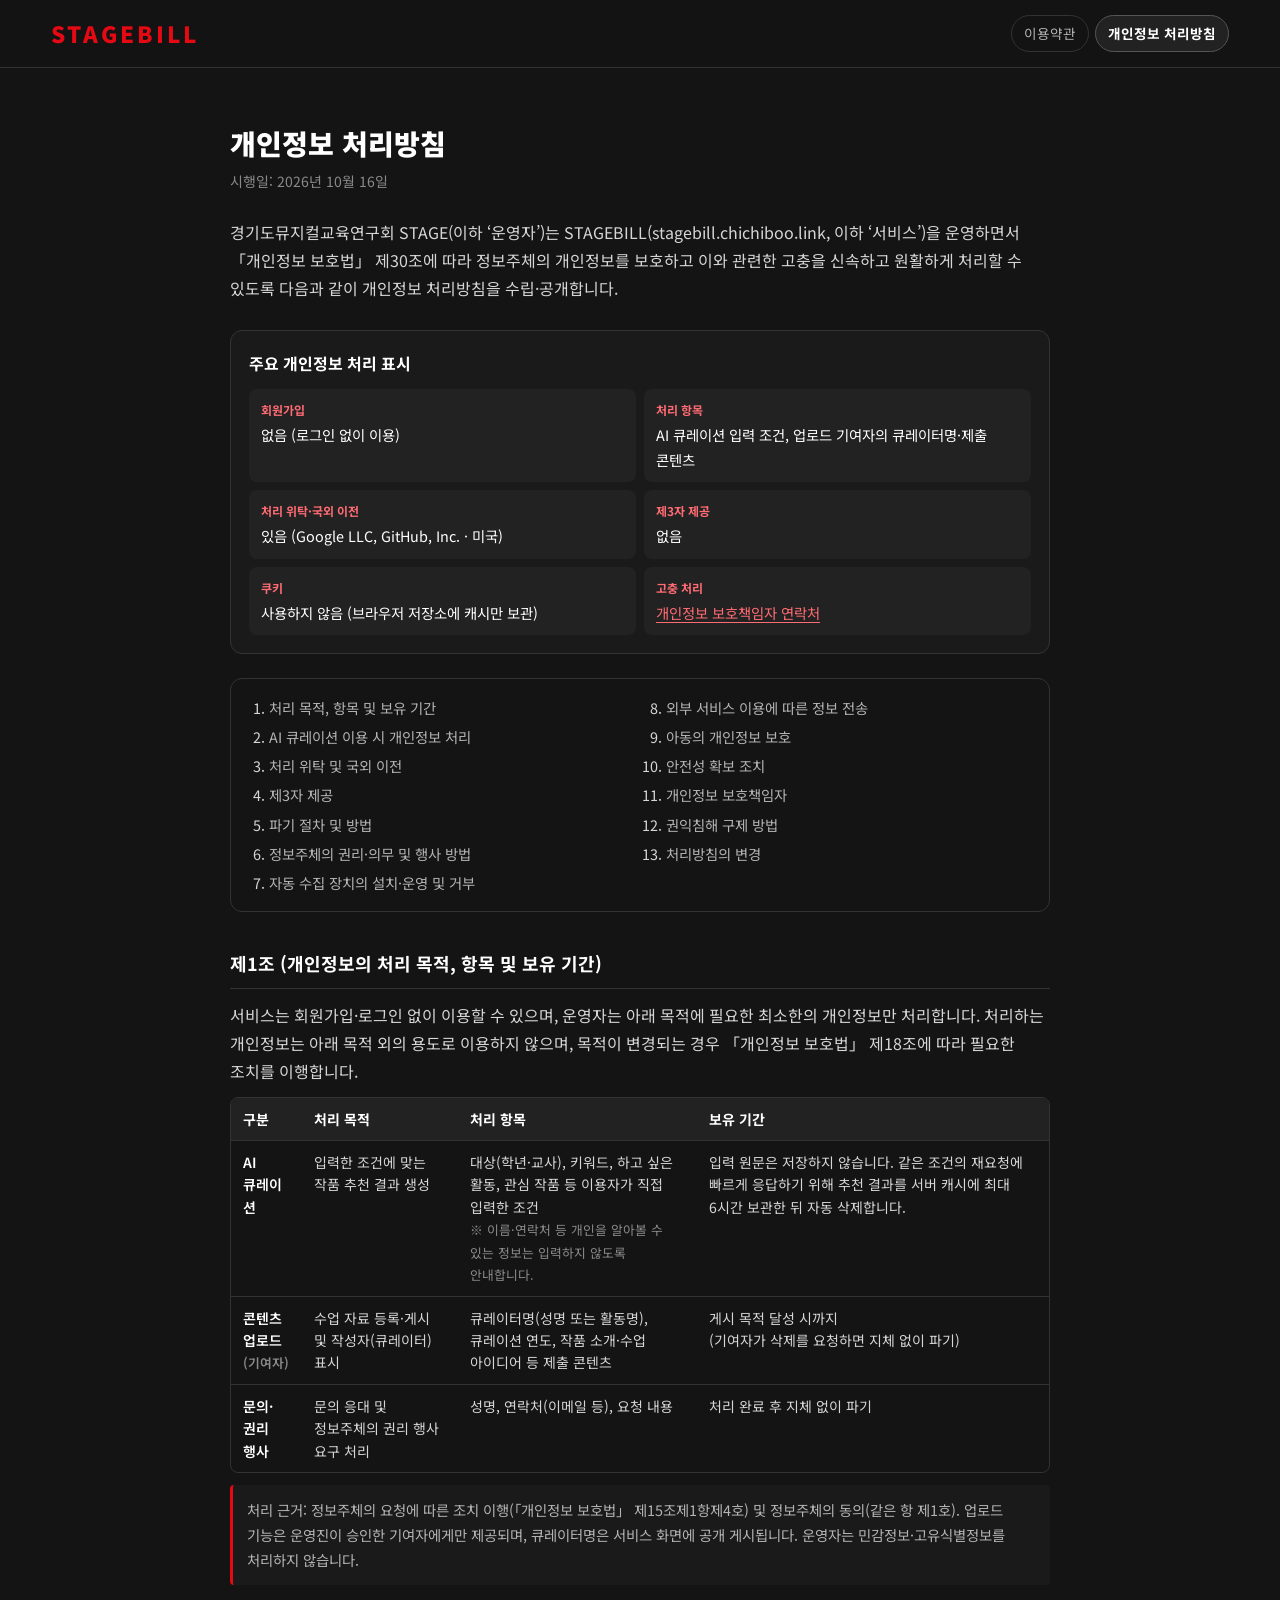
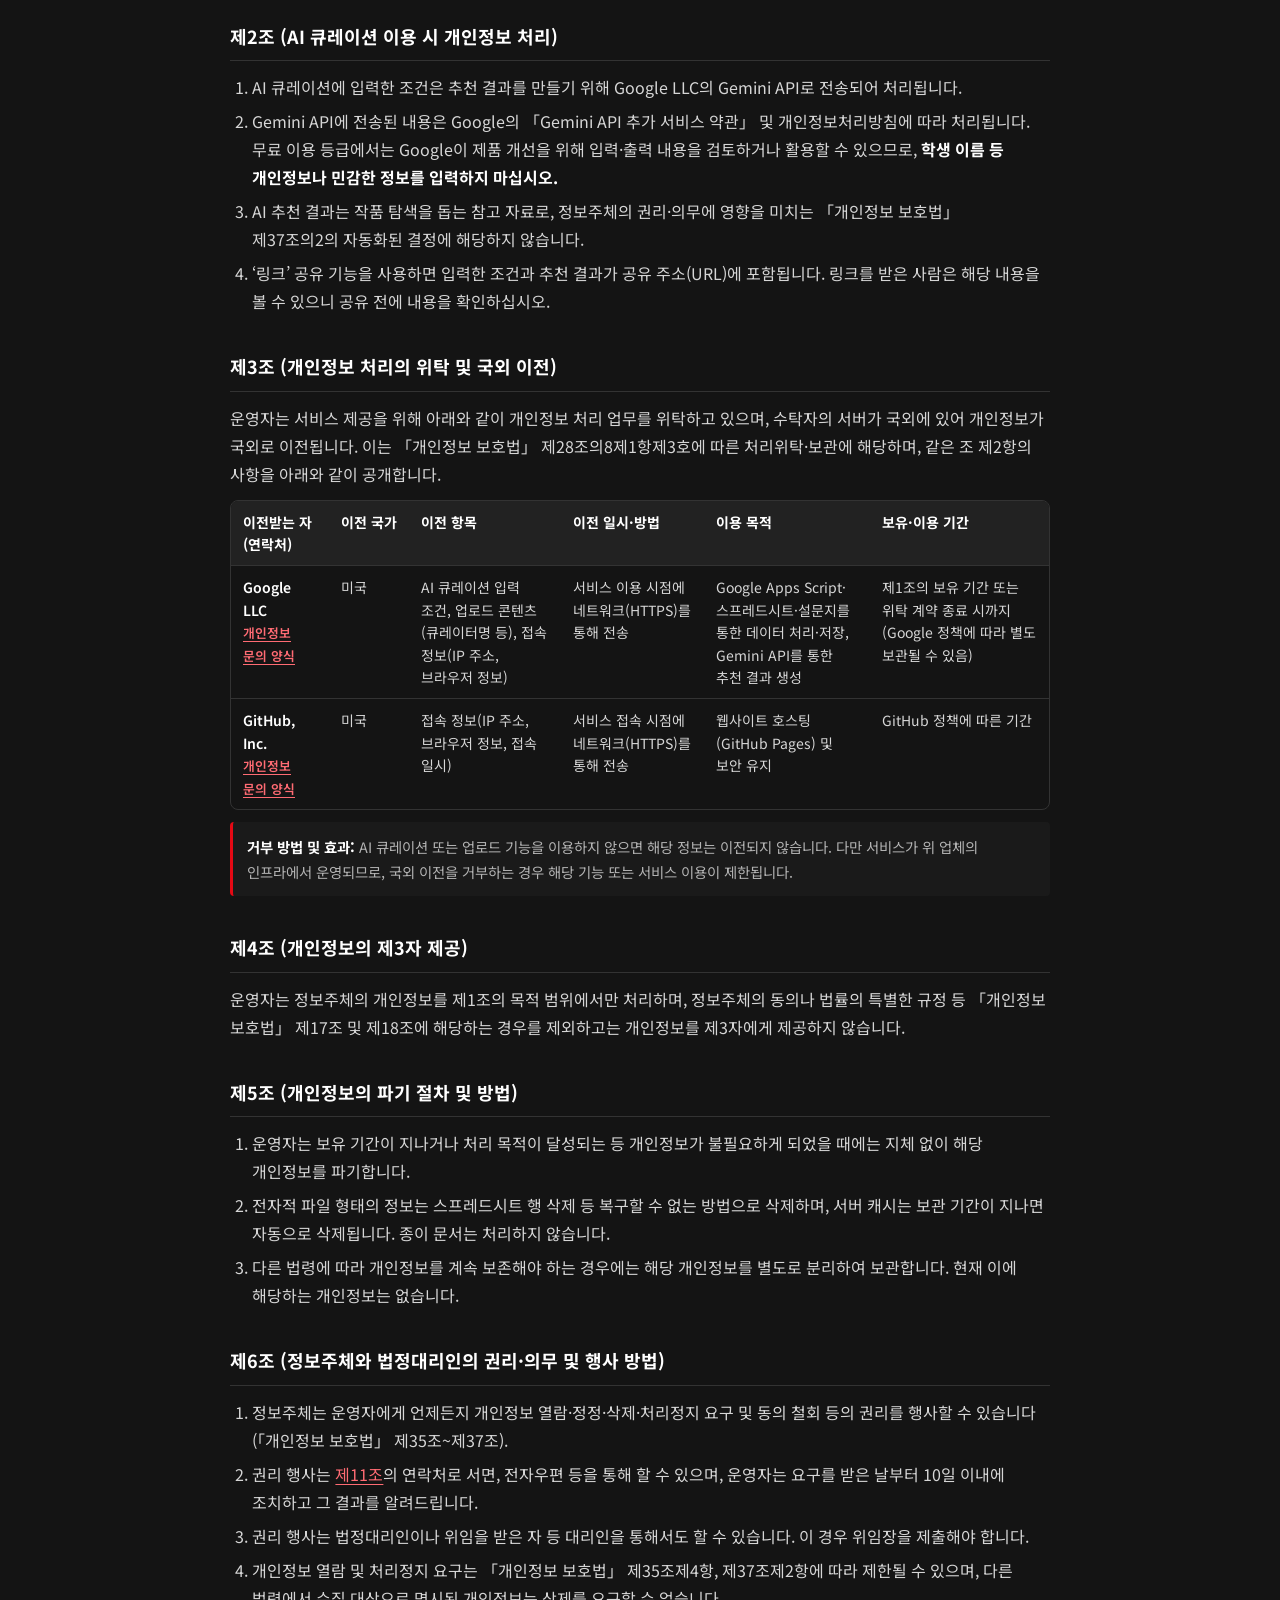
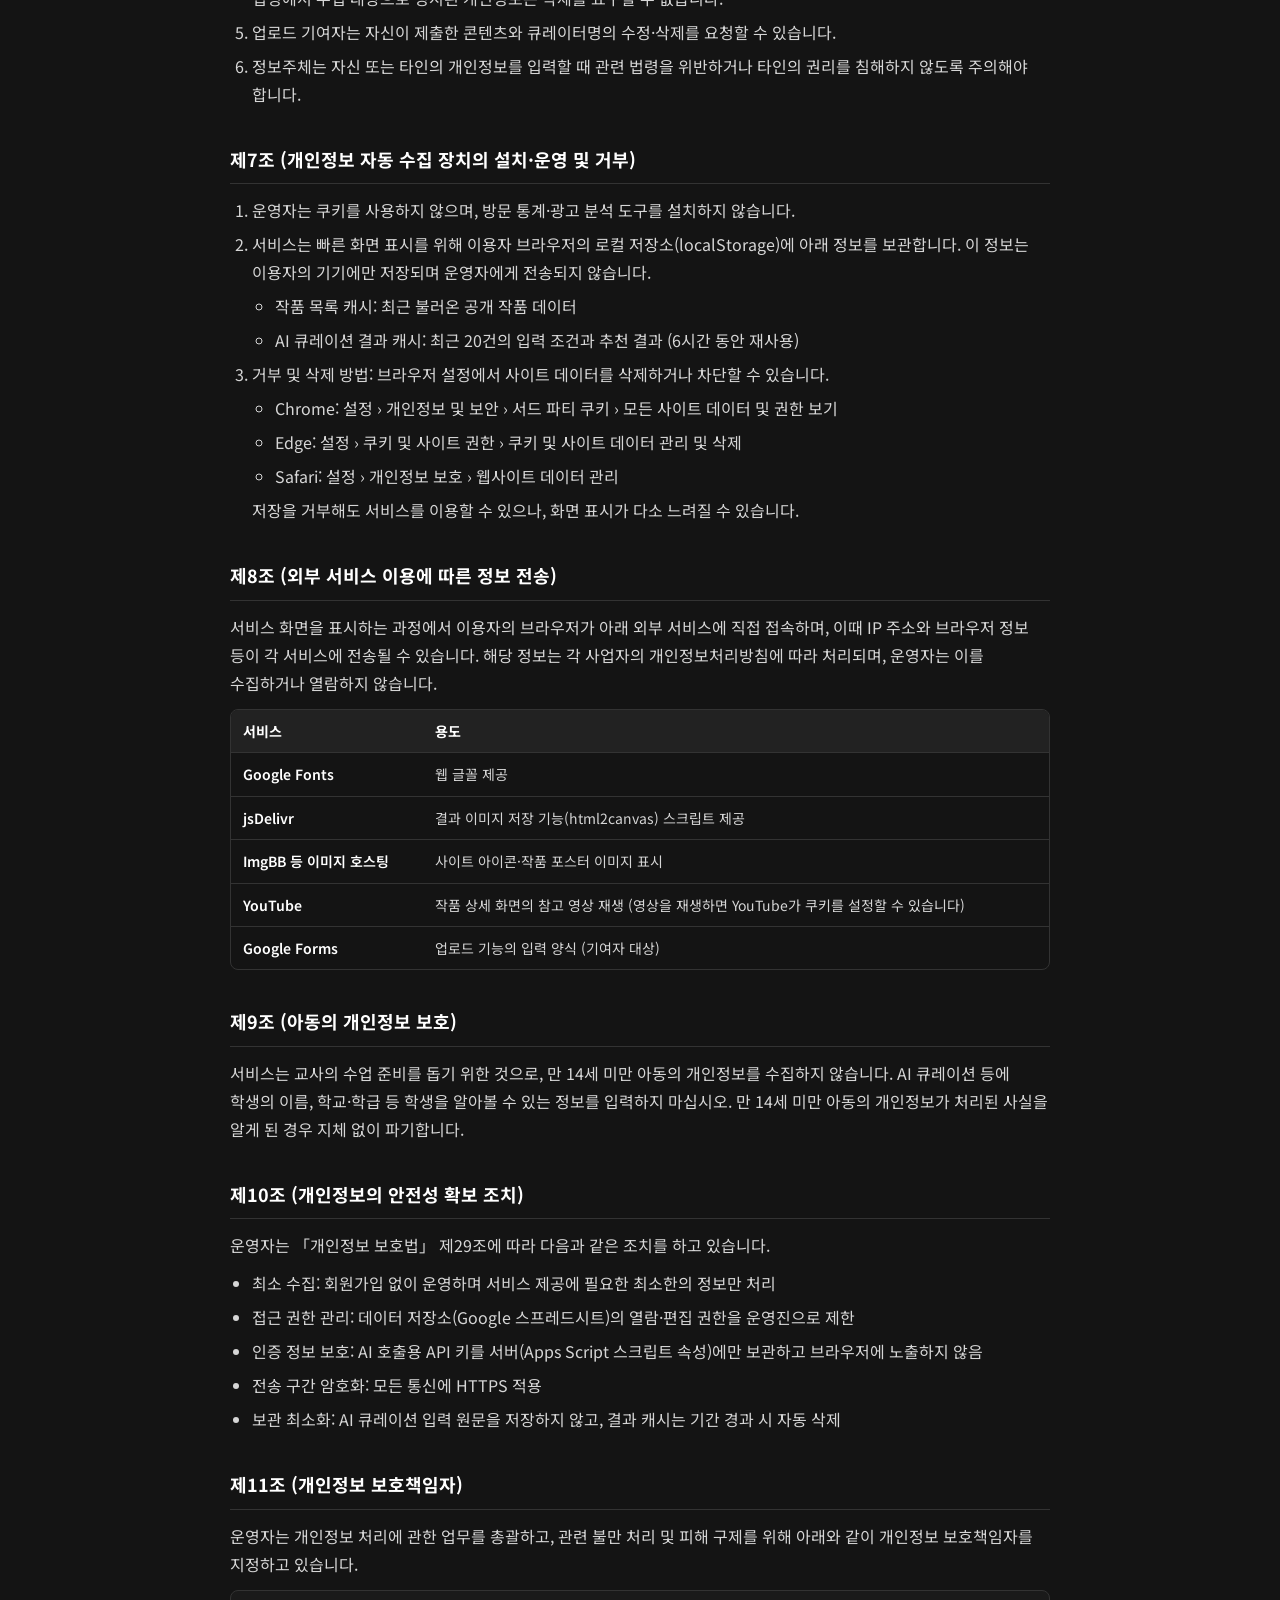
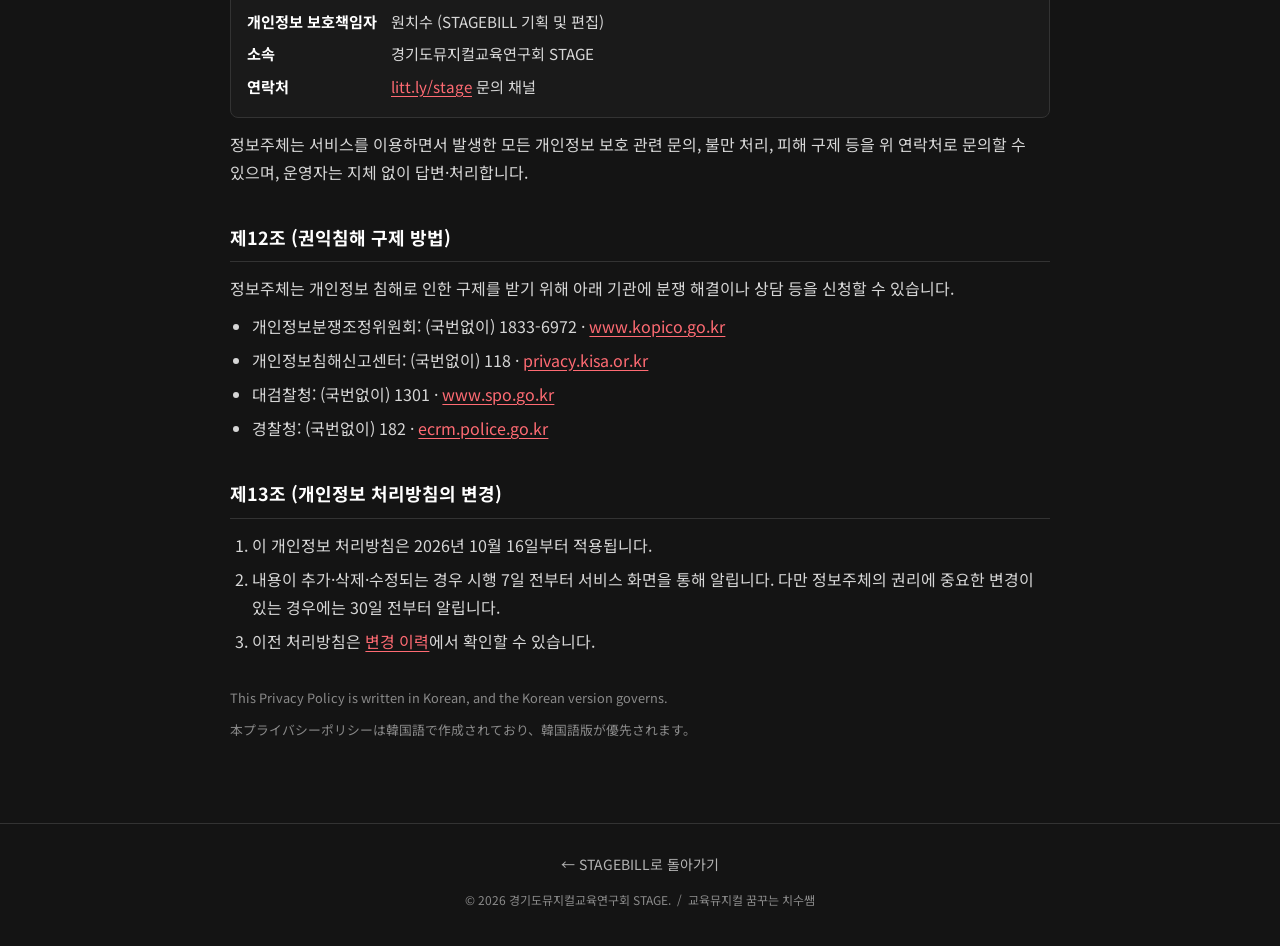
<file: privacy.html>
<!DOCTYPE html>
<html lang="ko">
<head>
  <meta charset="UTF-8">
  <meta name="viewport" content="width=device-width, initial-scale=1.0">
  <title>개인정보 처리방침 · STAGEBILL</title>
  <meta name="description" content="STAGEBILL 개인정보 처리방침">
  <link rel="icon" type="image/png" href="https://i.ibb.co/gbw2v9vf/image.png">
  <link rel="preconnect" href="https://fonts.googleapis.com">
  <link rel="preconnect" href="https://fonts.gstatic.com" crossorigin>
  <link href="https://fonts.googleapis.com/css2?family=Noto+Sans+KR:wght@400;500;700;900&display=swap" rel="stylesheet">
  <link rel="stylesheet" href="css/legal.css?v=20261016">
</head>
<body>
  <header class="legal-topbar">
    <a class="legal-logo" href="./">STAGEBILL</a>
    <nav class="legal-switch" aria-label="약관 및 정책">
      <a href="terms.html">이용약관</a>
      <a href="privacy.html" aria-current="page"><strong>개인정보 처리방침</strong></a>
    </nav>
  </header>

  <main class="legal-main">
    <article class="legal-doc">
      <h1>개인정보 처리방침</h1>
      <p class="legal-meta">시행일: 2026년 10월 16일</p>

      <p class="legal-lead">
        경기도뮤지컬교육연구회 STAGE(이하 ‘운영자’)는 STAGEBILL(stagebill.chichiboo.link, 이하 ‘서비스’)을 운영하면서
        「개인정보 보호법」 제30조에 따라 정보주체의 개인정보를 보호하고 이와 관련한 고충을 신속하고 원활하게 처리할 수 있도록
        다음과 같이 개인정보 처리방침을 수립·공개합니다.
      </p>

      <!-- 주요 개인정보 처리 표시 (라벨링) -->
      <section class="legal-labels" aria-labelledby="labels-title">
        <h2 id="labels-title" class="legal-labels-title">주요 개인정보 처리 표시</h2>
        <ul class="legal-label-grid">
          <li><span class="legal-label-key">회원가입</span><span class="legal-label-val">없음 (로그인 없이 이용)</span></li>
          <li><span class="legal-label-key">처리 항목</span><span class="legal-label-val">AI 큐레이션 입력 조건, 업로드 기여자의 큐레이터명·제출 콘텐츠</span></li>
          <li><span class="legal-label-key">처리 위탁·국외 이전</span><span class="legal-label-val">있음 (Google LLC, GitHub, Inc. · 미국)</span></li>
          <li><span class="legal-label-key">제3자 제공</span><span class="legal-label-val">없음</span></li>
          <li><span class="legal-label-key">쿠키</span><span class="legal-label-val">사용하지 않음 (브라우저 저장소에 캐시만 보관)</span></li>
          <li><span class="legal-label-key">고충 처리</span><span class="legal-label-val"><a href="#officer">개인정보 보호책임자 연락처</a></span></li>
        </ul>
      </section>

      <nav class="legal-toc" aria-label="목차">
        <ol>
          <li><a href="#purpose">처리 목적, 항목 및 보유 기간</a></li>
          <li><a href="#ai">AI 큐레이션 이용 시 개인정보 처리</a></li>
          <li><a href="#outsourcing">처리 위탁 및 국외 이전</a></li>
          <li><a href="#third-party">제3자 제공</a></li>
          <li><a href="#destruction">파기 절차 및 방법</a></li>
          <li><a href="#rights">정보주체의 권리·의무 및 행사 방법</a></li>
          <li><a href="#auto">자동 수집 장치의 설치·운영 및 거부</a></li>
          <li><a href="#external">외부 서비스 이용에 따른 정보 전송</a></li>
          <li><a href="#children">아동의 개인정보 보호</a></li>
          <li><a href="#security">안전성 확보 조치</a></li>
          <li><a href="#officer">개인정보 보호책임자</a></li>
          <li><a href="#remedy">권익침해 구제 방법</a></li>
          <li><a href="#changes">처리방침의 변경</a></li>
        </ol>
      </nav>

      <section id="purpose">
        <h2>제1조 (개인정보의 처리 목적, 항목 및 보유 기간)</h2>
        <p>
          서비스는 회원가입·로그인 없이 이용할 수 있으며, 운영자는 아래 목적에 필요한 최소한의 개인정보만 처리합니다.
          처리하는 개인정보는 아래 목적 외의 용도로 이용하지 않으며, 목적이 변경되는 경우 「개인정보 보호법」 제18조에 따라 필요한 조치를 이행합니다.
        </p>
        <div class="legal-table-wrap">
          <table>
            <thead>
              <tr><th scope="col">구분</th><th scope="col">처리 목적</th><th scope="col">처리 항목</th><th scope="col">보유 기간</th></tr>
            </thead>
            <tbody>
              <tr>
                <th scope="row">AI 큐레이션</th>
                <td>입력한 조건에 맞는 작품 추천 결과 생성</td>
                <td>대상(학년·교사), 키워드, 하고 싶은 활동, 관심 작품 등 이용자가 직접 입력한 조건<br><small>※ 이름·연락처 등 개인을 알아볼 수 있는 정보는 입력하지 않도록 안내합니다.</small></td>
                <td>입력 원문은 저장하지 않습니다. 같은 조건의 재요청에 빠르게 응답하기 위해 추천 결과를 서버 캐시에 최대 6시간 보관한 뒤 자동 삭제합니다.</td>
              </tr>
              <tr>
                <th scope="row">콘텐츠 업로드<br><small>(기여자)</small></th>
                <td>수업 자료 등록·게시 및 작성자(큐레이터) 표시</td>
                <td>큐레이터명(성명 또는 활동명), 큐레이션 연도, 작품 소개·수업 아이디어 등 제출 콘텐츠</td>
                <td>게시 목적 달성 시까지<br>(기여자가 삭제를 요청하면 지체 없이 파기)</td>
              </tr>
              <tr>
                <th scope="row">문의·권리 행사</th>
                <td>문의 응대 및 정보주체의 권리 행사 요구 처리</td>
                <td>성명, 연락처(이메일 등), 요청 내용</td>
                <td>처리 완료 후 지체 없이 파기</td>
              </tr>
            </tbody>
          </table>
        </div>
        <p class="legal-note">
          처리 근거: 정보주체의 요청에 따른 조치 이행(「개인정보 보호법」 제15조제1항제4호) 및 정보주체의 동의(같은 항 제1호).
          업로드 기능은 운영진이 승인한 기여자에게만 제공되며, 큐레이터명은 서비스 화면에 공개 게시됩니다.
          운영자는 민감정보·고유식별정보를 처리하지 않습니다.
        </p>
      </section>

      <section id="ai">
        <h2>제2조 (AI 큐레이션 이용 시 개인정보 처리)</h2>
        <ol>
          <li>AI 큐레이션에 입력한 조건은 추천 결과를 만들기 위해 Google LLC의 Gemini API로 전송되어 처리됩니다.</li>
          <li>Gemini API에 전송된 내용은 Google의 「Gemini API 추가 서비스 약관」 및 개인정보처리방침에 따라 처리됩니다. 무료 이용 등급에서는 Google이 제품 개선을 위해 입력·출력 내용을 검토하거나 활용할 수 있으므로, <strong>학생 이름 등 개인정보나 민감한 정보를 입력하지 마십시오.</strong></li>
          <li>AI 추천 결과는 작품 탐색을 돕는 참고 자료로, 정보주체의 권리·의무에 영향을 미치는 「개인정보 보호법」 제37조의2의 자동화된 결정에 해당하지 않습니다.</li>
          <li>‘링크’ 공유 기능을 사용하면 입력한 조건과 추천 결과가 공유 주소(URL)에 포함됩니다. 링크를 받은 사람은 해당 내용을 볼 수 있으니 공유 전에 내용을 확인하십시오.</li>
        </ol>
      </section>

      <section id="outsourcing">
        <h2>제3조 (개인정보 처리의 위탁 및 국외 이전)</h2>
        <p>
          운영자는 서비스 제공을 위해 아래와 같이 개인정보 처리 업무를 위탁하고 있으며, 수탁자의 서버가 국외에 있어 개인정보가 국외로 이전됩니다.
          이는 「개인정보 보호법」 제28조의8제1항제3호에 따른 처리위탁·보관에 해당하며, 같은 조 제2항의 사항을 아래와 같이 공개합니다.
        </p>
        <div class="legal-table-wrap">
          <table>
            <thead>
              <tr><th scope="col">이전받는 자<br>(연락처)</th><th scope="col">이전 국가</th><th scope="col">이전 항목</th><th scope="col">이전 일시·방법</th><th scope="col">이용 목적</th><th scope="col">보유·이용 기간</th></tr>
            </thead>
            <tbody>
              <tr>
                <th scope="row">Google LLC<br><small><a href="https://support.google.com/policies/contact/general_privacy_form" target="_blank" rel="noopener noreferrer">개인정보 문의 양식</a></small></th>
                <td>미국</td>
                <td>AI 큐레이션 입력 조건, 업로드 콘텐츠(큐레이터명 등), 접속 정보(IP 주소, 브라우저 정보)</td>
                <td>서비스 이용 시점에 네트워크(HTTPS)를 통해 전송</td>
                <td>Google Apps Script·스프레드시트·설문지를 통한 데이터 처리·저장, Gemini API를 통한 추천 결과 생성</td>
                <td>제1조의 보유 기간 또는 위탁 계약 종료 시까지 (Google 정책에 따라 별도 보관될 수 있음)</td>
              </tr>
              <tr>
                <th scope="row">GitHub, Inc.<br><small><a href="https://support.github.com/contact/privacy" target="_blank" rel="noopener noreferrer">개인정보 문의 양식</a></small></th>
                <td>미국</td>
                <td>접속 정보(IP 주소, 브라우저 정보, 접속 일시)</td>
                <td>서비스 접속 시점에 네트워크(HTTPS)를 통해 전송</td>
                <td>웹사이트 호스팅(GitHub Pages) 및 보안 유지</td>
                <td>GitHub 정책에 따른 기간</td>
              </tr>
            </tbody>
          </table>
        </div>
        <p class="legal-note">
          <strong>거부 방법 및 효과:</strong> AI 큐레이션 또는 업로드 기능을 이용하지 않으면 해당 정보는 이전되지 않습니다.
          다만 서비스가 위 업체의 인프라에서 운영되므로, 국외 이전을 거부하는 경우 해당 기능 또는 서비스 이용이 제한됩니다.
        </p>
      </section>

      <section id="third-party">
        <h2>제4조 (개인정보의 제3자 제공)</h2>
        <p>
          운영자는 정보주체의 개인정보를 제1조의 목적 범위에서만 처리하며, 정보주체의 동의나 법률의 특별한 규정 등
          「개인정보 보호법」 제17조 및 제18조에 해당하는 경우를 제외하고는 개인정보를 제3자에게 제공하지 않습니다.
        </p>
      </section>

      <section id="destruction">
        <h2>제5조 (개인정보의 파기 절차 및 방법)</h2>
        <ol>
          <li>운영자는 보유 기간이 지나거나 처리 목적이 달성되는 등 개인정보가 불필요하게 되었을 때에는 지체 없이 해당 개인정보를 파기합니다.</li>
          <li>전자적 파일 형태의 정보는 스프레드시트 행 삭제 등 복구할 수 없는 방법으로 삭제하며, 서버 캐시는 보관 기간이 지나면 자동으로 삭제됩니다. 종이 문서는 처리하지 않습니다.</li>
          <li>다른 법령에 따라 개인정보를 계속 보존해야 하는 경우에는 해당 개인정보를 별도로 분리하여 보관합니다. 현재 이에 해당하는 개인정보는 없습니다.</li>
        </ol>
      </section>

      <section id="rights">
        <h2>제6조 (정보주체와 법정대리인의 권리·의무 및 행사 방법)</h2>
        <ol>
          <li>정보주체는 운영자에게 언제든지 개인정보 열람·정정·삭제·처리정지 요구 및 동의 철회 등의 권리를 행사할 수 있습니다(「개인정보 보호법」 제35조~제37조).</li>
          <li>권리 행사는 <a href="#officer">제11조</a>의 연락처로 서면, 전자우편 등을 통해 할 수 있으며, 운영자는 요구를 받은 날부터 10일 이내에 조치하고 그 결과를 알려드립니다.</li>
          <li>권리 행사는 법정대리인이나 위임을 받은 자 등 대리인을 통해서도 할 수 있습니다. 이 경우 위임장을 제출해야 합니다.</li>
          <li>개인정보 열람 및 처리정지 요구는 「개인정보 보호법」 제35조제4항, 제37조제2항에 따라 제한될 수 있으며, 다른 법령에서 수집 대상으로 명시된 개인정보는 삭제를 요구할 수 없습니다.</li>
          <li>업로드 기여자는 자신이 제출한 콘텐츠와 큐레이터명의 수정·삭제를 요청할 수 있습니다.</li>
          <li>정보주체는 자신 또는 타인의 개인정보를 입력할 때 관련 법령을 위반하거나 타인의 권리를 침해하지 않도록 주의해야 합니다.</li>
        </ol>
      </section>

      <section id="auto">
        <h2>제7조 (개인정보 자동 수집 장치의 설치·운영 및 거부)</h2>
        <ol>
          <li>운영자는 쿠키를 사용하지 않으며, 방문 통계·광고 분석 도구를 설치하지 않습니다.</li>
          <li>서비스는 빠른 화면 표시를 위해 이용자 브라우저의 로컬 저장소(localStorage)에 아래 정보를 보관합니다. 이 정보는 이용자의 기기에만 저장되며 운영자에게 전송되지 않습니다.
            <ul>
              <li>작품 목록 캐시: 최근 불러온 공개 작품 데이터</li>
              <li>AI 큐레이션 결과 캐시: 최근 20건의 입력 조건과 추천 결과 (6시간 동안 재사용)</li>
            </ul>
          </li>
          <li>거부 및 삭제 방법: 브라우저 설정에서 사이트 데이터를 삭제하거나 차단할 수 있습니다.
            <ul>
              <li>Chrome: 설정 › 개인정보 및 보안 › 서드 파티 쿠키 › 모든 사이트 데이터 및 권한 보기</li>
              <li>Edge: 설정 › 쿠키 및 사이트 권한 › 쿠키 및 사이트 데이터 관리 및 삭제</li>
              <li>Safari: 설정 › 개인정보 보호 › 웹사이트 데이터 관리</li>
            </ul>
            저장을 거부해도 서비스를 이용할 수 있으나, 화면 표시가 다소 느려질 수 있습니다.
          </li>
        </ol>
      </section>

      <section id="external">
        <h2>제8조 (외부 서비스 이용에 따른 정보 전송)</h2>
        <p>
          서비스 화면을 표시하는 과정에서 이용자의 브라우저가 아래 외부 서비스에 직접 접속하며, 이때 IP 주소와 브라우저 정보 등이 각 서비스에 전송될 수 있습니다.
          해당 정보는 각 사업자의 개인정보처리방침에 따라 처리되며, 운영자는 이를 수집하거나 열람하지 않습니다.
        </p>
        <div class="legal-table-wrap">
          <table>
            <thead><tr><th scope="col">서비스</th><th scope="col">용도</th></tr></thead>
            <tbody>
              <tr><th scope="row">Google Fonts</th><td>웹 글꼴 제공</td></tr>
              <tr><th scope="row">jsDelivr</th><td>결과 이미지 저장 기능(html2canvas) 스크립트 제공</td></tr>
              <tr><th scope="row">ImgBB 등 이미지 호스팅</th><td>사이트 아이콘·작품 포스터 이미지 표시</td></tr>
              <tr><th scope="row">YouTube</th><td>작품 상세 화면의 참고 영상 재생 (영상을 재생하면 YouTube가 쿠키를 설정할 수 있습니다)</td></tr>
              <tr><th scope="row">Google Forms</th><td>업로드 기능의 입력 양식 (기여자 대상)</td></tr>
            </tbody>
          </table>
        </div>
      </section>

      <section id="children">
        <h2>제9조 (아동의 개인정보 보호)</h2>
        <p>
          서비스는 교사의 수업 준비를 돕기 위한 것으로, 만 14세 미만 아동의 개인정보를 수집하지 않습니다.
          AI 큐레이션 등에 학생의 이름, 학교·학급 등 학생을 알아볼 수 있는 정보를 입력하지 마십시오.
          만 14세 미만 아동의 개인정보가 처리된 사실을 알게 된 경우 지체 없이 파기합니다.
        </p>
      </section>

      <section id="security">
        <h2>제10조 (개인정보의 안전성 확보 조치)</h2>
        <p>운영자는 「개인정보 보호법」 제29조에 따라 다음과 같은 조치를 하고 있습니다.</p>
        <ul>
          <li>최소 수집: 회원가입 없이 운영하며 서비스 제공에 필요한 최소한의 정보만 처리</li>
          <li>접근 권한 관리: 데이터 저장소(Google 스프레드시트)의 열람·편집 권한을 운영진으로 제한</li>
          <li>인증 정보 보호: AI 호출용 API 키를 서버(Apps Script 스크립트 속성)에만 보관하고 브라우저에 노출하지 않음</li>
          <li>전송 구간 암호화: 모든 통신에 HTTPS 적용</li>
          <li>보관 최소화: AI 큐레이션 입력 원문을 저장하지 않고, 결과 캐시는 기간 경과 시 자동 삭제</li>
        </ul>
      </section>

      <section id="officer">
        <h2>제11조 (개인정보 보호책임자)</h2>
        <p>운영자는 개인정보 처리에 관한 업무를 총괄하고, 관련 불만 처리 및 피해 구제를 위해 아래와 같이 개인정보 보호책임자를 지정하고 있습니다.</p>
        <div class="legal-contact">
          <div><span class="legal-contact-key">개인정보 보호책임자</span><span>원치수 (STAGEBILL 기획 및 편집)</span></div>
          <div><span class="legal-contact-key">소속</span><span>경기도뮤지컬교육연구회 STAGE</span></div>
          <div><span class="legal-contact-key">연락처</span><span><a href="https://litt.ly/stage" target="_blank" rel="noopener noreferrer">litt.ly/stage</a> 문의 채널</span></div>
        </div>
        <p>정보주체는 서비스를 이용하면서 발생한 모든 개인정보 보호 관련 문의, 불만 처리, 피해 구제 등을 위 연락처로 문의할 수 있으며, 운영자는 지체 없이 답변·처리합니다.</p>
      </section>

      <section id="remedy">
        <h2>제12조 (권익침해 구제 방법)</h2>
        <p>정보주체는 개인정보 침해로 인한 구제를 받기 위해 아래 기관에 분쟁 해결이나 상담 등을 신청할 수 있습니다.</p>
        <ul>
          <li>개인정보분쟁조정위원회: (국번없이) 1833-6972 · <a href="https://www.kopico.go.kr" target="_blank" rel="noopener noreferrer">www.kopico.go.kr</a></li>
          <li>개인정보침해신고센터: (국번없이) 118 · <a href="https://privacy.kisa.or.kr" target="_blank" rel="noopener noreferrer">privacy.kisa.or.kr</a></li>
          <li>대검찰청: (국번없이) 1301 · <a href="https://www.spo.go.kr" target="_blank" rel="noopener noreferrer">www.spo.go.kr</a></li>
          <li>경찰청: (국번없이) 182 · <a href="https://ecrm.police.go.kr" target="_blank" rel="noopener noreferrer">ecrm.police.go.kr</a></li>
        </ul>
      </section>

      <section id="changes">
        <h2>제13조 (개인정보 처리방침의 변경)</h2>
        <ol>
          <li>이 개인정보 처리방침은 2026년 10월 16일부터 적용됩니다.</li>
          <li>내용이 추가·삭제·수정되는 경우 시행 7일 전부터 서비스 화면을 통해 알립니다. 다만 정보주체의 권리에 중요한 변경이 있는 경우에는 30일 전부터 알립니다.</li>
          <li>이전 처리방침은 <a href="https://github.com/chichiboo123/stagebillonline/commits/main/privacy.html" target="_blank" rel="noopener noreferrer">변경 이력</a>에서 확인할 수 있습니다.</li>
        </ol>
      </section>

      <p class="legal-lang-note" lang="en">This Privacy Policy is written in Korean, and the Korean version governs.</p>
      <p class="legal-lang-note" lang="ja">本プライバシーポリシーは韓国語で作成されており、韓国語版が優先されます。</p>
    </article>
  </main>

  <footer class="legal-footer">
    <a class="legal-back" href="./">← STAGEBILL로 돌아가기</a>
    <p>
      <a href="https://litt.ly/stage" target="_blank" rel="noopener noreferrer">&copy; 2026 경기도뮤지컬교육연구회 STAGE.</a>
      &nbsp;/&nbsp;
      <a href="https://litt.ly/chichiboo" target="_blank" rel="noopener noreferrer">교육뮤지컬 꿈꾸는 치수쌤</a>
    </p>
  </footer>
</body>
</html>
</file>
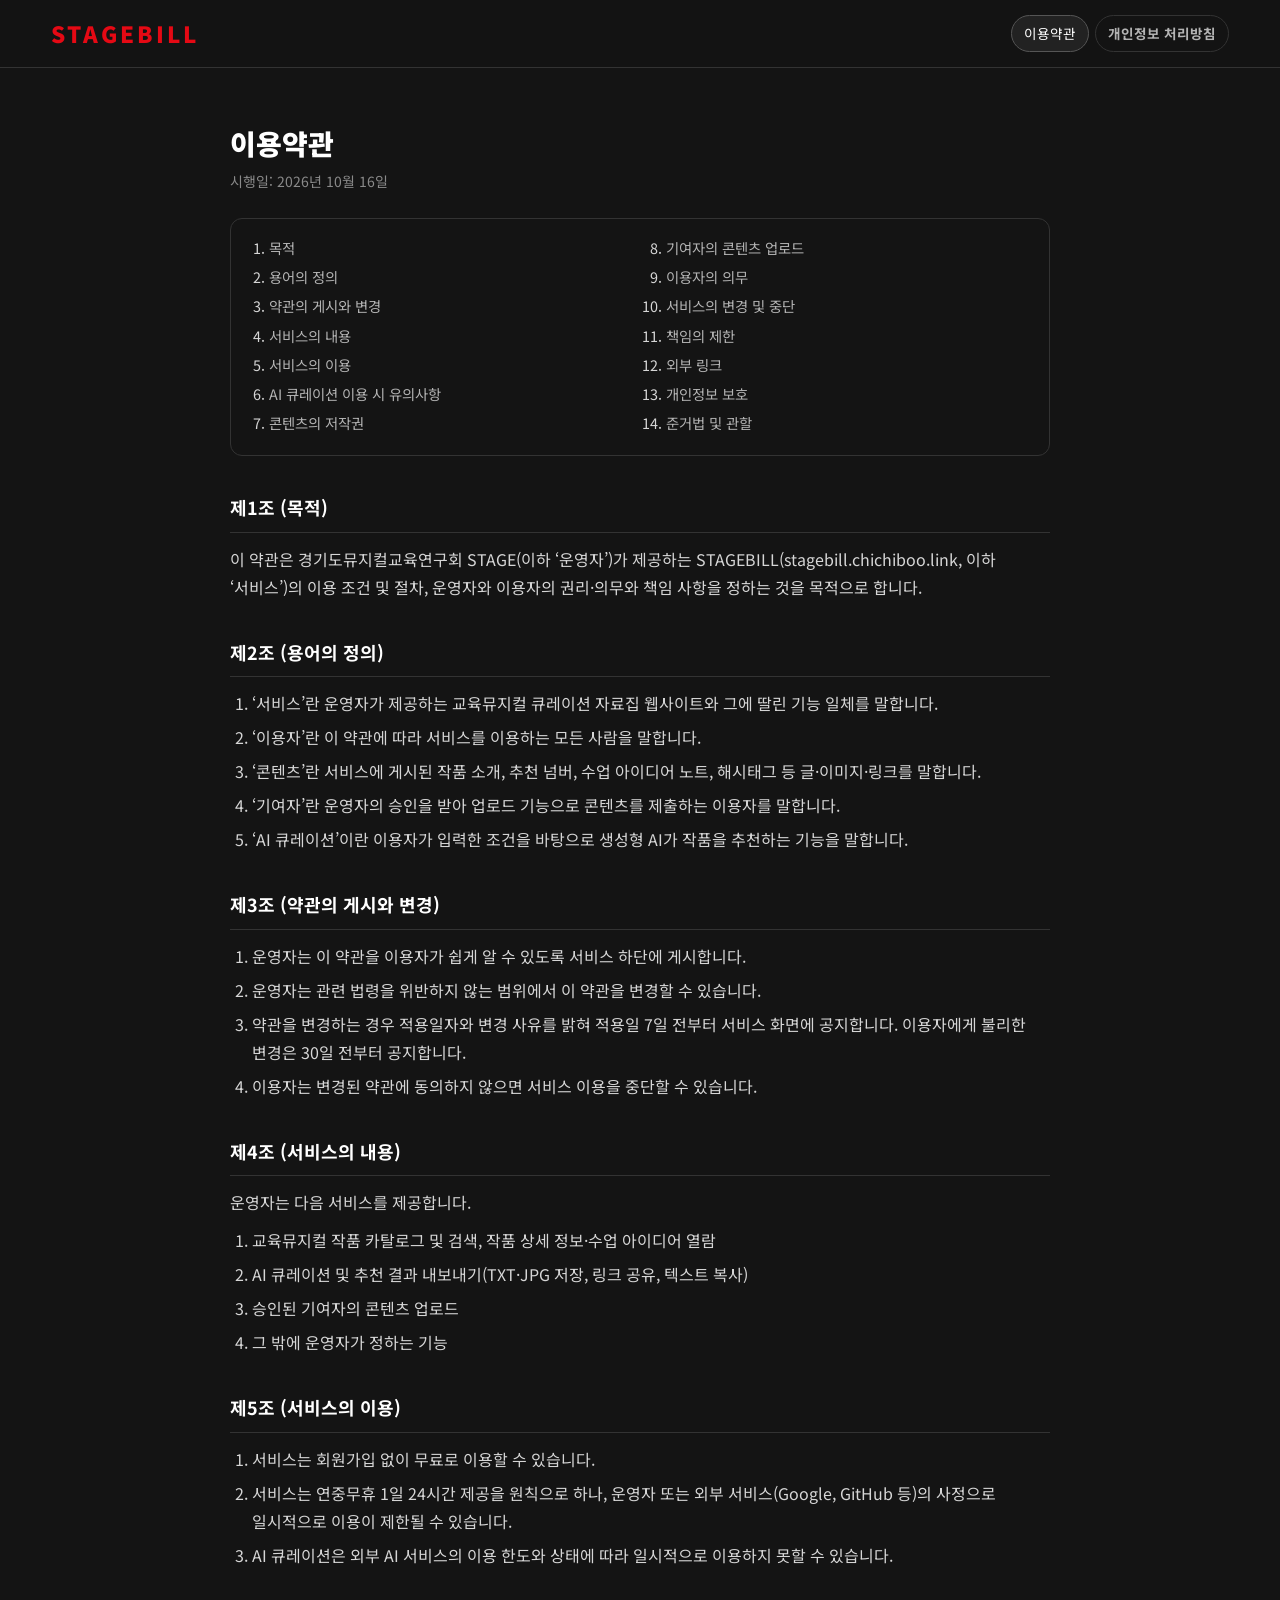
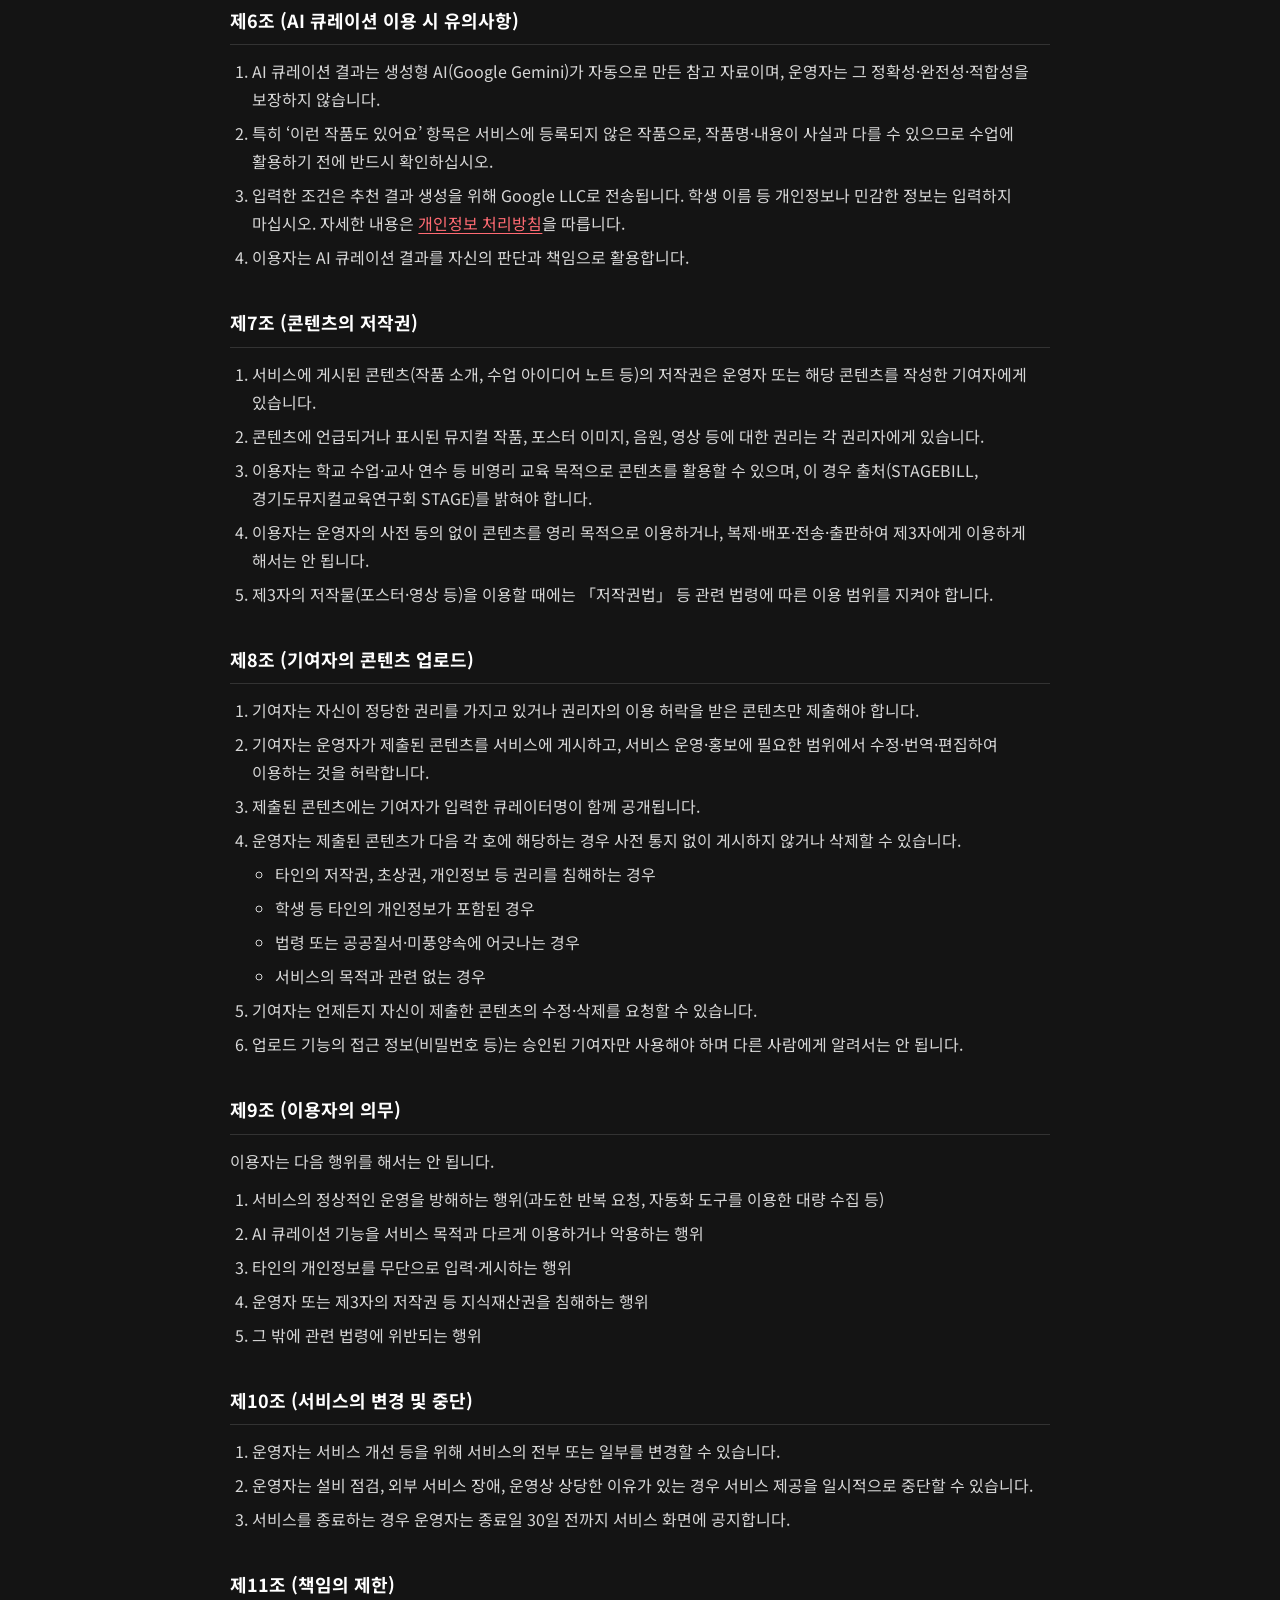
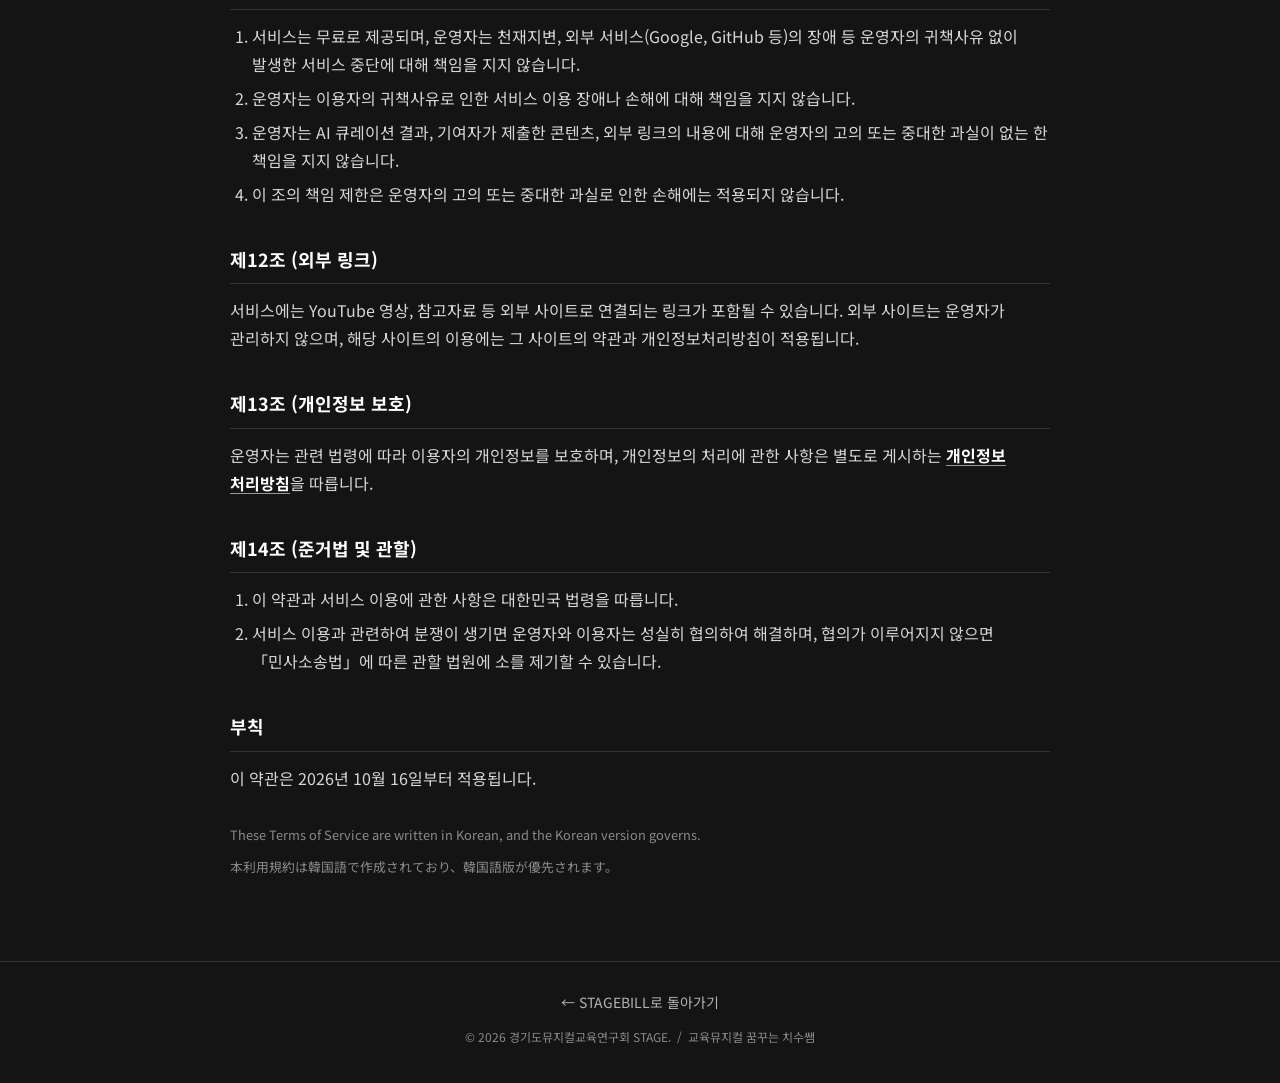
<file: terms.html>
<!DOCTYPE html>
<html lang="ko">
<head>
  <meta charset="UTF-8">
  <meta name="viewport" content="width=device-width, initial-scale=1.0">
  <title>이용약관 · STAGEBILL</title>
  <meta name="description" content="STAGEBILL 이용약관">
  <link rel="icon" type="image/png" href="https://i.ibb.co/gbw2v9vf/image.png">
  <link rel="preconnect" href="https://fonts.googleapis.com">
  <link rel="preconnect" href="https://fonts.gstatic.com" crossorigin>
  <link href="https://fonts.googleapis.com/css2?family=Noto+Sans+KR:wght@400;500;700;900&display=swap" rel="stylesheet">
  <link rel="stylesheet" href="css/legal.css?v=20261016">
</head>
<body>
  <header class="legal-topbar">
    <a class="legal-logo" href="./">STAGEBILL</a>
    <nav class="legal-switch" aria-label="약관 및 정책">
      <a href="terms.html" aria-current="page">이용약관</a>
      <a href="privacy.html"><strong>개인정보 처리방침</strong></a>
    </nav>
  </header>

  <main class="legal-main">
    <article class="legal-doc">
      <h1>이용약관</h1>
      <p class="legal-meta">시행일: 2026년 10월 16일</p>

      <nav class="legal-toc" aria-label="목차">
        <ol>
          <li><a href="#t1">목적</a></li>
          <li><a href="#t2">용어의 정의</a></li>
          <li><a href="#t3">약관의 게시와 변경</a></li>
          <li><a href="#t4">서비스의 내용</a></li>
          <li><a href="#t5">서비스의 이용</a></li>
          <li><a href="#t6">AI 큐레이션 이용 시 유의사항</a></li>
          <li><a href="#t7">콘텐츠의 저작권</a></li>
          <li><a href="#t8">기여자의 콘텐츠 업로드</a></li>
          <li><a href="#t9">이용자의 의무</a></li>
          <li><a href="#t10">서비스의 변경 및 중단</a></li>
          <li><a href="#t11">책임의 제한</a></li>
          <li><a href="#t12">외부 링크</a></li>
          <li><a href="#t13">개인정보 보호</a></li>
          <li><a href="#t14">준거법 및 관할</a></li>
        </ol>
      </nav>

      <section id="t1">
        <h2>제1조 (목적)</h2>
        <p>
          이 약관은 경기도뮤지컬교육연구회 STAGE(이하 ‘운영자’)가 제공하는 STAGEBILL(stagebill.chichiboo.link, 이하 ‘서비스’)의
          이용 조건 및 절차, 운영자와 이용자의 권리·의무와 책임 사항을 정하는 것을 목적으로 합니다.
        </p>
      </section>

      <section id="t2">
        <h2>제2조 (용어의 정의)</h2>
        <ol>
          <li>‘서비스’란 운영자가 제공하는 교육뮤지컬 큐레이션 자료집 웹사이트와 그에 딸린 기능 일체를 말합니다.</li>
          <li>‘이용자’란 이 약관에 따라 서비스를 이용하는 모든 사람을 말합니다.</li>
          <li>‘콘텐츠’란 서비스에 게시된 작품 소개, 추천 넘버, 수업 아이디어 노트, 해시태그 등 글·이미지·링크를 말합니다.</li>
          <li>‘기여자’란 운영자의 승인을 받아 업로드 기능으로 콘텐츠를 제출하는 이용자를 말합니다.</li>
          <li>‘AI 큐레이션’이란 이용자가 입력한 조건을 바탕으로 생성형 AI가 작품을 추천하는 기능을 말합니다.</li>
        </ol>
      </section>

      <section id="t3">
        <h2>제3조 (약관의 게시와 변경)</h2>
        <ol>
          <li>운영자는 이 약관을 이용자가 쉽게 알 수 있도록 서비스 하단에 게시합니다.</li>
          <li>운영자는 관련 법령을 위반하지 않는 범위에서 이 약관을 변경할 수 있습니다.</li>
          <li>약관을 변경하는 경우 적용일자와 변경 사유를 밝혀 적용일 7일 전부터 서비스 화면에 공지합니다. 이용자에게 불리한 변경은 30일 전부터 공지합니다.</li>
          <li>이용자는 변경된 약관에 동의하지 않으면 서비스 이용을 중단할 수 있습니다.</li>
        </ol>
      </section>

      <section id="t4">
        <h2>제4조 (서비스의 내용)</h2>
        <p>운영자는 다음 서비스를 제공합니다.</p>
        <ol>
          <li>교육뮤지컬 작품 카탈로그 및 검색, 작품 상세 정보·수업 아이디어 열람</li>
          <li>AI 큐레이션 및 추천 결과 내보내기(TXT·JPG 저장, 링크 공유, 텍스트 복사)</li>
          <li>승인된 기여자의 콘텐츠 업로드</li>
          <li>그 밖에 운영자가 정하는 기능</li>
        </ol>
      </section>

      <section id="t5">
        <h2>제5조 (서비스의 이용)</h2>
        <ol>
          <li>서비스는 회원가입 없이 무료로 이용할 수 있습니다.</li>
          <li>서비스는 연중무휴 1일 24시간 제공을 원칙으로 하나, 운영자 또는 외부 서비스(Google, GitHub 등)의 사정으로 일시적으로 이용이 제한될 수 있습니다.</li>
          <li>AI 큐레이션은 외부 AI 서비스의 이용 한도와 상태에 따라 일시적으로 이용하지 못할 수 있습니다.</li>
        </ol>
      </section>

      <section id="t6">
        <h2>제6조 (AI 큐레이션 이용 시 유의사항)</h2>
        <ol>
          <li>AI 큐레이션 결과는 생성형 AI(Google Gemini)가 자동으로 만든 참고 자료이며, 운영자는 그 정확성·완전성·적합성을 보장하지 않습니다.</li>
          <li>특히 ‘이런 작품도 있어요’ 항목은 서비스에 등록되지 않은 작품으로, 작품명·내용이 사실과 다를 수 있으므로 수업에 활용하기 전에 반드시 확인하십시오.</li>
          <li>입력한 조건은 추천 결과 생성을 위해 Google LLC로 전송됩니다. 학생 이름 등 개인정보나 민감한 정보는 입력하지 마십시오. 자세한 내용은 <a href="privacy.html#ai">개인정보 처리방침</a>을 따릅니다.</li>
          <li>이용자는 AI 큐레이션 결과를 자신의 판단과 책임으로 활용합니다.</li>
        </ol>
      </section>

      <section id="t7">
        <h2>제7조 (콘텐츠의 저작권)</h2>
        <ol>
          <li>서비스에 게시된 콘텐츠(작품 소개, 수업 아이디어 노트 등)의 저작권은 운영자 또는 해당 콘텐츠를 작성한 기여자에게 있습니다.</li>
          <li>콘텐츠에 언급되거나 표시된 뮤지컬 작품, 포스터 이미지, 음원, 영상 등에 대한 권리는 각 권리자에게 있습니다.</li>
          <li>이용자는 학교 수업·교사 연수 등 비영리 교육 목적으로 콘텐츠를 활용할 수 있으며, 이 경우 출처(STAGEBILL, 경기도뮤지컬교육연구회 STAGE)를 밝혀야 합니다.</li>
          <li>이용자는 운영자의 사전 동의 없이 콘텐츠를 영리 목적으로 이용하거나, 복제·배포·전송·출판하여 제3자에게 이용하게 해서는 안 됩니다.</li>
          <li>제3자의 저작물(포스터·영상 등)을 이용할 때에는 「저작권법」 등 관련 법령에 따른 이용 범위를 지켜야 합니다.</li>
        </ol>
      </section>

      <section id="t8">
        <h2>제8조 (기여자의 콘텐츠 업로드)</h2>
        <ol>
          <li>기여자는 자신이 정당한 권리를 가지고 있거나 권리자의 이용 허락을 받은 콘텐츠만 제출해야 합니다.</li>
          <li>기여자는 운영자가 제출된 콘텐츠를 서비스에 게시하고, 서비스 운영·홍보에 필요한 범위에서 수정·번역·편집하여 이용하는 것을 허락합니다.</li>
          <li>제출된 콘텐츠에는 기여자가 입력한 큐레이터명이 함께 공개됩니다.</li>
          <li>운영자는 제출된 콘텐츠가 다음 각 호에 해당하는 경우 사전 통지 없이 게시하지 않거나 삭제할 수 있습니다.
            <ul>
              <li>타인의 저작권, 초상권, 개인정보 등 권리를 침해하는 경우</li>
              <li>학생 등 타인의 개인정보가 포함된 경우</li>
              <li>법령 또는 공공질서·미풍양속에 어긋나는 경우</li>
              <li>서비스의 목적과 관련 없는 경우</li>
            </ul>
          </li>
          <li>기여자는 언제든지 자신이 제출한 콘텐츠의 수정·삭제를 요청할 수 있습니다.</li>
          <li>업로드 기능의 접근 정보(비밀번호 등)는 승인된 기여자만 사용해야 하며 다른 사람에게 알려서는 안 됩니다.</li>
        </ol>
      </section>

      <section id="t9">
        <h2>제9조 (이용자의 의무)</h2>
        <p>이용자는 다음 행위를 해서는 안 됩니다.</p>
        <ol>
          <li>서비스의 정상적인 운영을 방해하는 행위(과도한 반복 요청, 자동화 도구를 이용한 대량 수집 등)</li>
          <li>AI 큐레이션 기능을 서비스 목적과 다르게 이용하거나 악용하는 행위</li>
          <li>타인의 개인정보를 무단으로 입력·게시하는 행위</li>
          <li>운영자 또는 제3자의 저작권 등 지식재산권을 침해하는 행위</li>
          <li>그 밖에 관련 법령에 위반되는 행위</li>
        </ol>
      </section>

      <section id="t10">
        <h2>제10조 (서비스의 변경 및 중단)</h2>
        <ol>
          <li>운영자는 서비스 개선 등을 위해 서비스의 전부 또는 일부를 변경할 수 있습니다.</li>
          <li>운영자는 설비 점검, 외부 서비스 장애, 운영상 상당한 이유가 있는 경우 서비스 제공을 일시적으로 중단할 수 있습니다.</li>
          <li>서비스를 종료하는 경우 운영자는 종료일 30일 전까지 서비스 화면에 공지합니다.</li>
        </ol>
      </section>

      <section id="t11">
        <h2>제11조 (책임의 제한)</h2>
        <ol>
          <li>서비스는 무료로 제공되며, 운영자는 천재지변, 외부 서비스(Google, GitHub 등)의 장애 등 운영자의 귀책사유 없이 발생한 서비스 중단에 대해 책임을 지지 않습니다.</li>
          <li>운영자는 이용자의 귀책사유로 인한 서비스 이용 장애나 손해에 대해 책임을 지지 않습니다.</li>
          <li>운영자는 AI 큐레이션 결과, 기여자가 제출한 콘텐츠, 외부 링크의 내용에 대해 운영자의 고의 또는 중대한 과실이 없는 한 책임을 지지 않습니다.</li>
          <li>이 조의 책임 제한은 운영자의 고의 또는 중대한 과실로 인한 손해에는 적용되지 않습니다.</li>
        </ol>
      </section>

      <section id="t12">
        <h2>제12조 (외부 링크)</h2>
        <p>
          서비스에는 YouTube 영상, 참고자료 등 외부 사이트로 연결되는 링크가 포함될 수 있습니다.
          외부 사이트는 운영자가 관리하지 않으며, 해당 사이트의 이용에는 그 사이트의 약관과 개인정보처리방침이 적용됩니다.
        </p>
      </section>

      <section id="t13">
        <h2>제13조 (개인정보 보호)</h2>
        <p>
          운영자는 관련 법령에 따라 이용자의 개인정보를 보호하며, 개인정보의 처리에 관한 사항은 별도로 게시하는
          <a href="privacy.html"><strong>개인정보 처리방침</strong></a>을 따릅니다.
        </p>
      </section>

      <section id="t14">
        <h2>제14조 (준거법 및 관할)</h2>
        <ol>
          <li>이 약관과 서비스 이용에 관한 사항은 대한민국 법령을 따릅니다.</li>
          <li>서비스 이용과 관련하여 분쟁이 생기면 운영자와 이용자는 성실히 협의하여 해결하며, 협의가 이루어지지 않으면 「민사소송법」에 따른 관할 법원에 소를 제기할 수 있습니다.</li>
        </ol>
      </section>

      <section>
        <h2>부칙</h2>
        <p>이 약관은 2026년 10월 16일부터 적용됩니다.</p>
      </section>

      <p class="legal-lang-note" lang="en">These Terms of Service are written in Korean, and the Korean version governs.</p>
      <p class="legal-lang-note" lang="ja">本利用規約は韓国語で作成されており、韓国語版が優先されます。</p>
    </article>
  </main>

  <footer class="legal-footer">
    <a class="legal-back" href="./">← STAGEBILL로 돌아가기</a>
    <p>
      <a href="https://litt.ly/stage" target="_blank" rel="noopener noreferrer">&copy; 2026 경기도뮤지컬교육연구회 STAGE.</a>
      &nbsp;/&nbsp;
      <a href="https://litt.ly/chichiboo" target="_blank" rel="noopener noreferrer">교육뮤지컬 꿈꾸는 치수쌤</a>
    </p>
  </footer>
</body>
</html>
</file>
<file: css/legal.css>
/* ========================================
   STAGEBILL - 이용약관 / 개인정보 처리방침
   본 사이트(style.css)와 같은 색 체계를 쓰되, 장문 가독성을 위해 독립된 가벼운 스타일
   ======================================== */

:root {
  --bg-primary: #141414;
  --bg-secondary: #1a1a1a;
  --bg-card: #222;
  --text-primary: #fff;
  --text-body: #d6d6d6;
  --text-secondary: #b3b3b3;
  --text-muted: #8a8a8a;
  --accent: #E50914;
  --link: #ff6b73;
  --border: #333;
}

* { margin: 0; padding: 0; box-sizing: border-box; }

html { scroll-behavior: smooth; }

body {
  font-family: 'Noto Sans KR', -apple-system, BlinkMacSystemFont, sans-serif;
  background: var(--bg-primary);
  color: var(--text-body);
  line-height: 1.75;
  word-break: keep-all;
  overflow-wrap: anywhere;
}

a { color: var(--link); text-underline-offset: 3px; }
a:hover { color: #fff; }
a:focus-visible { outline: 2px solid var(--link); outline-offset: 2px; border-radius: 2px; }

/* ── 상단 바 ── */
.legal-topbar {
  position: sticky;
  top: 0;
  z-index: 10;
  display: flex;
  align-items: center;
  justify-content: space-between;
  gap: 12px;
  flex-wrap: wrap;
  padding: 14px 4%;
  background: rgba(20, 20, 20, 0.94);
  border-bottom: 1px solid var(--border);
  backdrop-filter: blur(6px);
}
.legal-logo {
  font-size: 1.4rem;
  font-weight: 900;
  letter-spacing: 3px;
  color: var(--accent);
  text-decoration: none;
}
.legal-logo:hover { color: var(--accent); }
.legal-switch { display: flex; gap: 6px; }
.legal-switch a {
  padding: 6px 12px;
  border-radius: 999px;
  border: 1px solid var(--border);
  color: var(--text-secondary);
  font-size: 0.85rem;
  text-decoration: none;
}
.legal-switch a:hover { color: #fff; border-color: #555; }
.legal-switch a[aria-current="page"] {
  color: #fff;
  background: var(--bg-card);
  border-color: #555;
}

/* ── 본문 ── */
.legal-main { padding: 40px 16px 56px; }
.legal-doc { max-width: 820px; margin: 0 auto; }

.legal-doc h1 {
  font-size: 1.75rem;
  font-weight: 900;
  color: var(--text-primary);
  line-height: 1.4;
}
.legal-meta { margin-top: 6px; color: var(--text-muted); font-size: 0.875rem; }
.legal-lead { margin: 24px 0; font-size: 1rem; }

.legal-doc section { margin-top: 36px; scroll-margin-top: 80px; }
.legal-doc h2 {
  font-size: 1.125rem;
  font-weight: 700;
  color: var(--text-primary);
  margin-bottom: 12px;
  padding-bottom: 8px;
  border-bottom: 1px solid var(--border);
}
.legal-doc p { margin-bottom: 10px; }
.legal-doc ol, .legal-doc ul { padding-left: 1.4em; }
.legal-doc li { margin-bottom: 6px; }
.legal-doc li > ul { margin-top: 6px; }
.legal-doc strong { color: var(--text-primary); }
.legal-doc small { color: var(--text-muted); font-size: 0.8rem; }

.legal-note {
  margin-top: 12px;
  padding: 12px 14px;
  background: var(--bg-secondary);
  border-left: 3px solid var(--accent);
  border-radius: 4px;
  font-size: 0.9rem;
  color: var(--text-secondary);
}

/* ── 주요 처리 표시 (라벨링) ── */
.legal-labels {
  margin: 28px 0 0;
  padding: 18px;
  background: var(--bg-secondary);
  border: 1px solid var(--border);
  border-radius: 12px;
}
.legal-doc .legal-labels { margin-top: 28px; }
.legal-doc .legal-labels-title {
  border: 0;
  padding: 0;
  margin-bottom: 12px;
  font-size: 1rem;
}
.legal-doc .legal-label-grid {
  list-style: none;
  padding: 0;
  display: grid;
  grid-template-columns: 1fr;
  gap: 8px;
}
.legal-label-grid li {
  margin: 0;
  display: flex;
  flex-direction: column;
  gap: 2px;
  padding: 10px 12px;
  background: var(--bg-card);
  border-radius: 8px;
}
.legal-label-key { font-size: 0.75rem; font-weight: 700; color: var(--link); }
.legal-label-val { font-size: 0.9rem; color: var(--text-primary); }

/* ── 목차 ── */
.legal-toc {
  margin-top: 24px;
  padding: 16px 18px;
  border: 1px solid var(--border);
  border-radius: 12px;
  font-size: 0.9rem;
}
.legal-toc ol { padding-left: 1.4em; columns: 1; }
.legal-toc li { margin-bottom: 4px; break-inside: avoid; }
.legal-toc a { color: var(--text-secondary); text-decoration: none; }
.legal-toc a:hover { color: #fff; text-decoration: underline; }

/* ── 표 ── */
.legal-table-wrap {
  overflow-x: auto;
  margin: 12px 0;
  border: 1px solid var(--border);
  border-radius: 8px;
}
.legal-doc table {
  width: 100%;
  min-width: 560px;
  border-collapse: collapse;
  font-size: 0.875rem;
  line-height: 1.6;
}
.legal-doc th, .legal-doc td {
  padding: 10px 12px;
  border-bottom: 1px solid var(--border);
  text-align: left;
  vertical-align: top;
}
.legal-doc thead th {
  background: var(--bg-card);
  color: var(--text-primary);
  font-weight: 700;
  white-space: nowrap;
}
.legal-doc tbody th { color: var(--text-primary); font-weight: 600; }
.legal-doc tbody tr:last-child th,
.legal-doc tbody tr:last-child td { border-bottom: 0; }

/* ── 연락처 ── */
.legal-contact {
  margin: 12px 0;
  padding: 14px 16px;
  background: var(--bg-secondary);
  border: 1px solid var(--border);
  border-radius: 8px;
  font-size: 0.95rem;
}
.legal-contact div { display: flex; flex-wrap: wrap; gap: 4px 12px; padding: 3px 0; }
.legal-contact-key { min-width: 132px; font-weight: 700; color: var(--text-primary); }

.legal-lang-note { margin-top: 32px; font-size: 0.8rem; color: var(--text-muted); }
.legal-doc .legal-lang-note + .legal-lang-note { margin-top: 0; }

/* ── 하단 ── */
.legal-footer {
  border-top: 1px solid var(--border);
  padding: 28px 4% 36px;
  text-align: center;
  font-size: 0.75rem;
  color: var(--text-muted);
}
.legal-footer a { color: var(--text-muted); text-decoration: none; }
.legal-footer a:hover { color: var(--accent); }
.legal-footer .legal-back {
  display: inline-block;
  margin-bottom: 12px;
  font-size: 0.875rem;
  color: var(--text-secondary);
}

@media (min-width: 768px) {
  .legal-main { padding: 56px 24px 72px; }
  .legal-doc .legal-label-grid { grid-template-columns: repeat(2, 1fr); }
  .legal-toc ol { columns: 2; column-gap: 32px; }
}

@media print {
  body { background: #fff; color: #000; }
  .legal-topbar, .legal-footer .legal-back { display: none; }
  .legal-doc h1, .legal-doc h2, .legal-doc strong, .legal-doc tbody th, .legal-doc thead th { color: #000; }
  .legal-doc thead th, .legal-labels, .legal-label-grid li, .legal-note, .legal-contact { background: #fff; }
}
</file>
